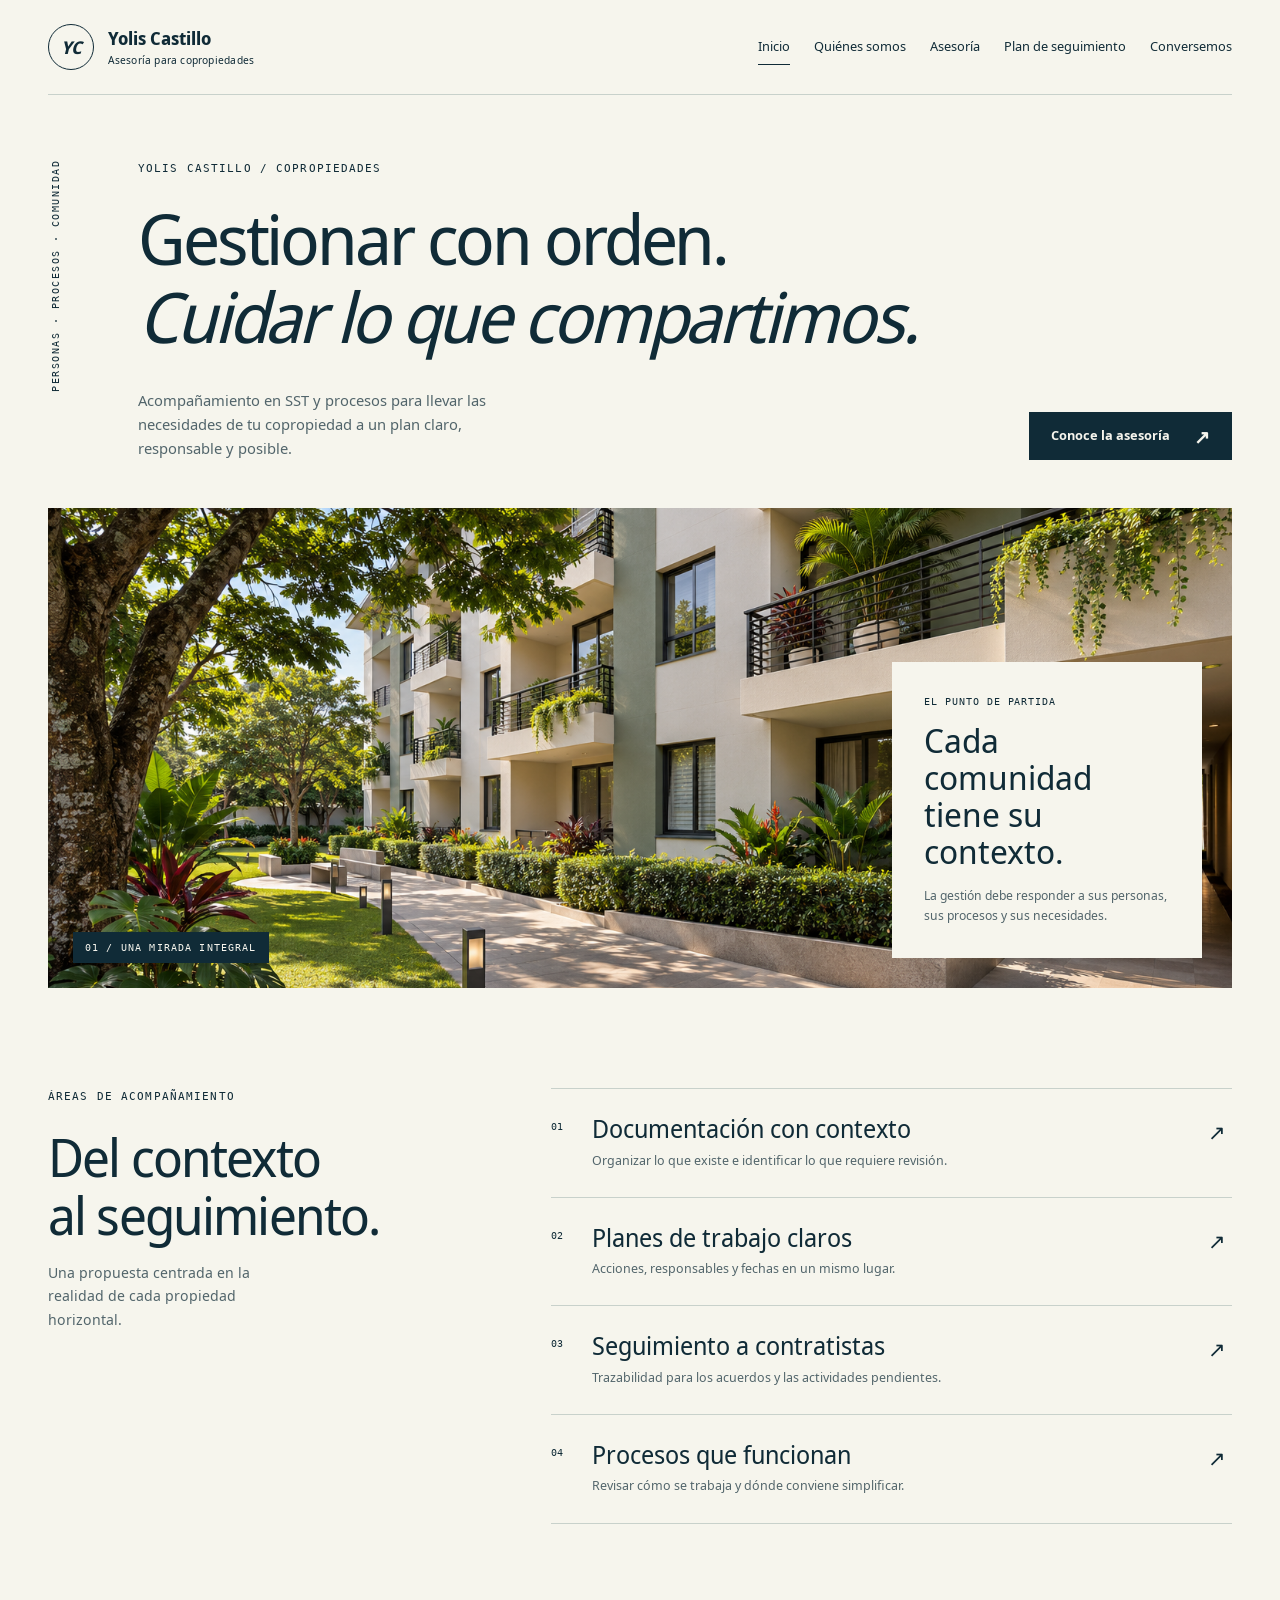
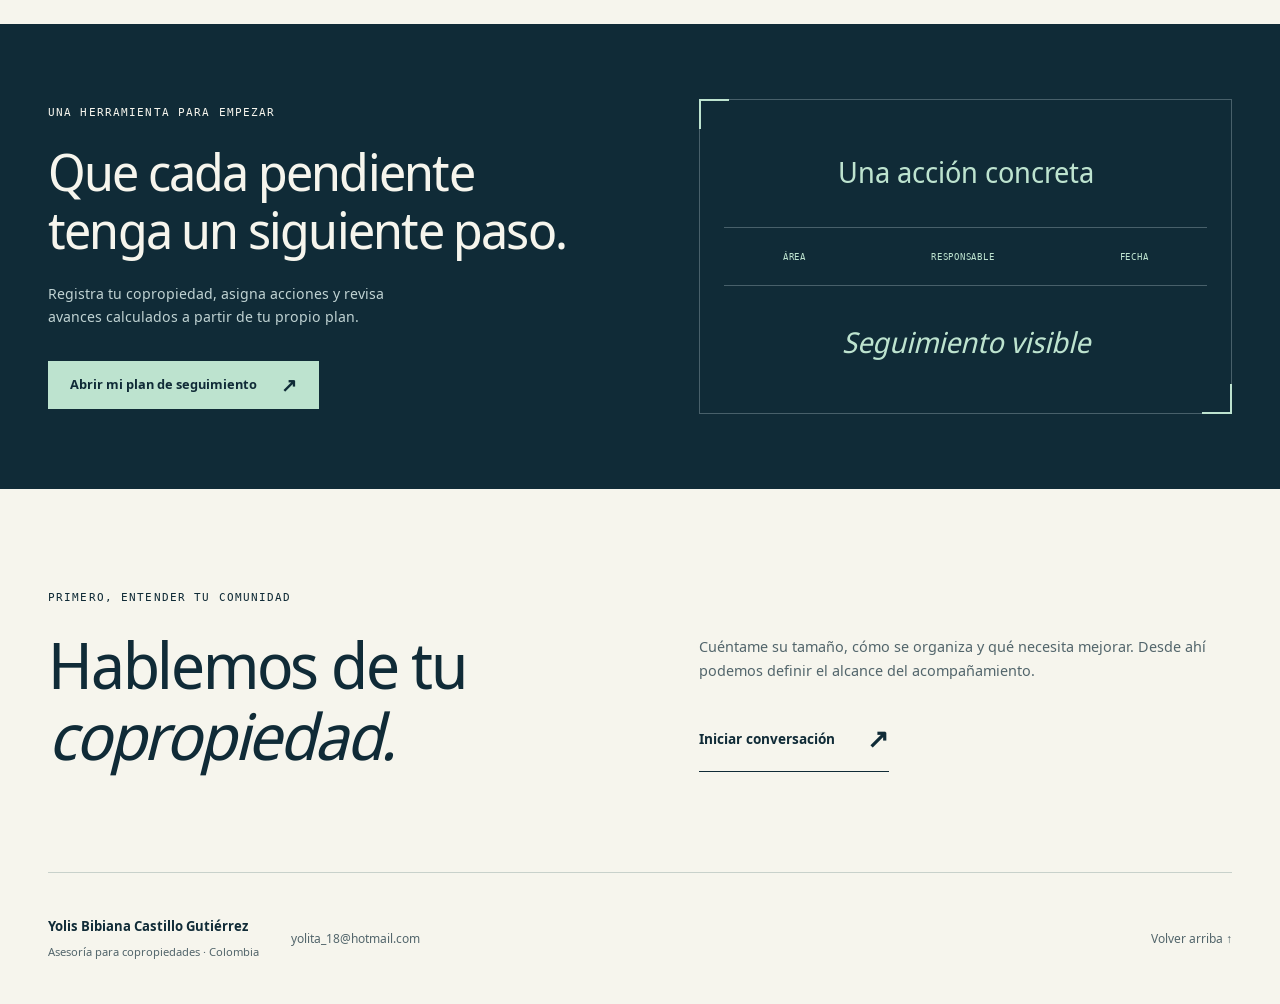
<file: index.html>
<!doctype html>
<html lang="es"><head><meta charset="utf-8"><meta name="viewport" content="width=device-width, initial-scale=1"><meta name="color-scheme" content="light"><meta name="description" content="Asesoría en SST, organización documental y reingeniería de procesos para copropiedades, con Yolis Castillo."><meta name="theme-color" content="#102b37"><title>Gestión que cuida tu copropiedad · Yolis Castillo</title><link rel="icon" href="favicon.svg" type="image/svg+xml"><link rel="stylesheet" href="assets/fonts.css"><link rel="stylesheet" href="assets/styles.css"><script src="configuracion.js" defer></script><script src="assets/app.js" defer></script></head><body data-site="yolis" data-email="yolita_18@hotmail.com" class="site-yolis"><a class="skip-link" href="#contenido">Saltar al contenido</a><header class="site-header"><a class="brand" href="index.html" aria-label="Yolis Castillo, inicio"><span class="brand-symbol" aria-hidden="true">YC</span><span>Yolis Castillo<small>Asesoría para copropiedades</small></span></a><button class="menu-toggle" type="button" aria-expanded="false" aria-controls="navegacion">Menú <span aria-hidden="true">＋</span></button><nav id="navegacion" class="primary-nav" aria-label="Navegación principal" data-open="false"><a href="index.html" aria-current="page"><span class="nav-index" aria-hidden="true">01</span>Inicio</a><a href="quienes-somos.html"><span class="nav-index" aria-hidden="true">02</span>Quiénes somos</a><a href="servicios.html"><span class="nav-index" aria-hidden="true">03</span>Asesoría</a><a href="herramientas.html"><span class="nav-index" aria-hidden="true">04</span>Plan de seguimiento</a><a href="contacto.html"><span class="nav-index" aria-hidden="true">05</span>Conversemos</a></nav><span class="nav-foot">Colombia<span aria-hidden="true"> ↗</span></span></header><main id="contenido" tabindex="-1">
<section class="yc-intro wrap"><div class="yc-axis" aria-hidden="true">PERSONAS · PROCESOS · COMUNIDAD</div><div><p class="eyebrow">Yolis Castillo / Copropiedades</p><h1>Gestionar con orden.<br><em>Cuidar lo que compartimos.</em></h1><div class="yc-intro-bottom"><p>Acompañamiento en SST y procesos para llevar las necesidades de tu copropiedad a un plan claro, responsable y posible.</p><a class="button" href="servicios.html">Conoce la asesoría<span aria-hidden="true">↗</span></a></div></div></section>
<figure class="yc-hero-image wrap"><img src="assets/editorial.png" alt="Arquitectura residencial y espacios compartidos, imagen editorial de la propuesta de asesoría" width="1536" height="1024" fetchpriority="high"><figcaption><span class="eyebrow">El punto de partida</span><strong>Cada comunidad<br>tiene su contexto.</strong><p>La gestión debe responder a sus personas, sus procesos y sus necesidades.</p></figcaption><span class="image-index" aria-hidden="true">01 / UNA MIRADA INTEGRAL</span></figure>
<section class="section wrap yc-services"><div class="section-heading"><p class="eyebrow">Áreas de acompañamiento</p><h2>Del contexto<br>al seguimiento.</h2><p>Una propuesta centrada en la realidad de cada propiedad horizontal.</p></div><div class="service-lines"><a href="servicios.html#documentacion"><span>01</span><h3>Documentación con contexto</h3><p>Organizar lo que existe e identificar lo que requiere revisión.</p><b aria-hidden="true">↗</b></a><a href="servicios.html#planes"><span>02</span><h3>Planes de trabajo claros</h3><p>Acciones, responsables y fechas en un mismo lugar.</p><b aria-hidden="true">↗</b></a><a href="servicios.html#contratistas"><span>03</span><h3>Seguimiento a contratistas</h3><p>Trazabilidad para los acuerdos y las actividades pendientes.</p><b aria-hidden="true">↗</b></a><a href="servicios.html#procesos"><span>04</span><h3>Procesos que funcionan</h3><p>Revisar cómo se trabaja y dónde conviene simplificar.</p><b aria-hidden="true">↗</b></a></div></section>
<section class="yc-plan-band"><div class="wrap yc-plan-inner"><div><p class="eyebrow">Una herramienta para empezar</p><h2>Que cada pendiente<br>tenga un siguiente paso.</h2><p>Registra tu copropiedad, asigna acciones y revisa avances calculados a partir de tu propio plan.</p><a class="button mint" href="herramientas.html">Abrir mi plan de seguimiento<span aria-hidden="true">↗</span></a></div><div class="yc-plan-diagram" aria-label="El plan relaciona área, responsable y fecha"><span class="diagram-top">Una acción concreta</span><div><span>ÁREA</span><span>RESPONSABLE</span><span>FECHA</span></div><span class="diagram-bottom">Seguimiento visible</span></div></div></section>
<section class="section wrap yc-closing"><p class="eyebrow">Primero, entender tu comunidad</p><h2>Hablemos de tu<br><em>copropiedad.</em></h2><div><p>Cuéntame su tamaño, cómo se organiza y qué necesita mejorar. Desde ahí podemos definir el alcance del acompañamiento.</p><a class="text-link" href="contacto.html">Iniciar conversación<span aria-hidden="true">↗</span></a></div></section></main><footer class="site-footer"><div><strong>Yolis Bibiana Castillo Gutiérrez</strong><p>Asesoría para copropiedades · Colombia</p></div><a href="mailto:yolita_18@hotmail.com">yolita_18@hotmail.com</a><a class="back-top" href="#contenido">Volver arriba ↑</a></footer></body></html>
</file>
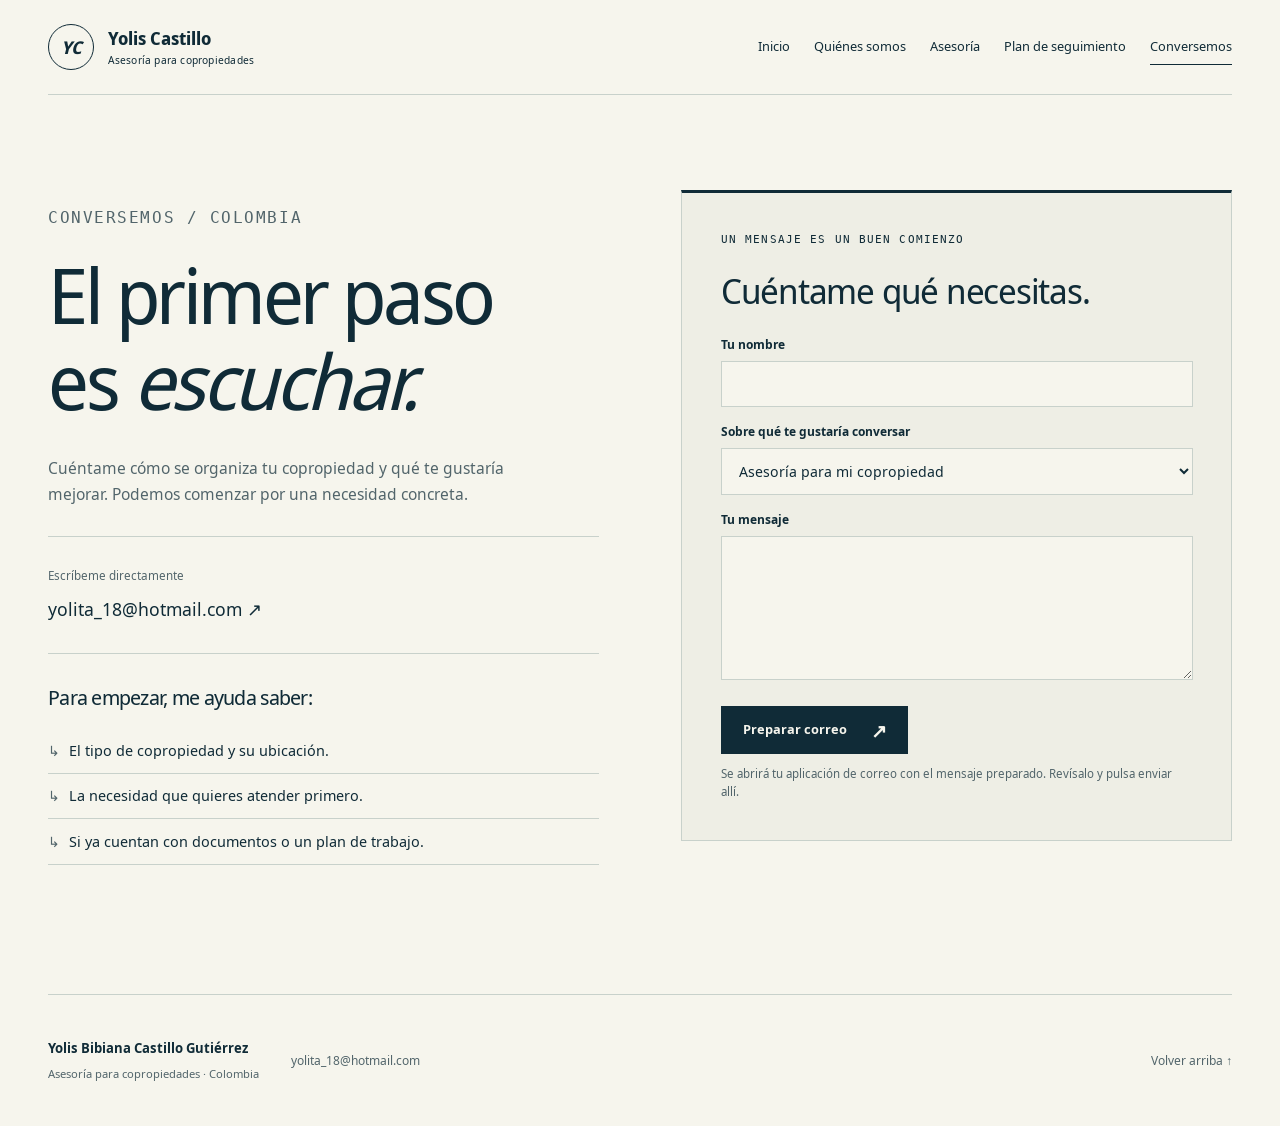
<file: contacto.html>
<!doctype html>
<html lang="es"><head><meta charset="utf-8"><meta name="viewport" content="width=device-width, initial-scale=1"><meta name="color-scheme" content="light"><meta name="description" content="Contacta con Yolis Castillo para conversar sobre las necesidades de gestión y SST de tu copropiedad."><meta name="theme-color" content="#102b37"><title>Conversemos · Yolis Castillo</title><link rel="icon" href="favicon.svg" type="image/svg+xml"><link rel="stylesheet" href="assets/fonts.css"><link rel="stylesheet" href="assets/styles.css"><script src="configuracion.js" defer></script><script src="assets/app.js" defer></script></head><body data-site="yolis" data-email="yolita_18@hotmail.com" class="site-yolis"><a class="skip-link" href="#contenido">Saltar al contenido</a><header class="site-header"><a class="brand" href="index.html" aria-label="Yolis Castillo, inicio"><span class="brand-symbol" aria-hidden="true">YC</span><span>Yolis Castillo<small>Asesoría para copropiedades</small></span></a><button class="menu-toggle" type="button" aria-expanded="false" aria-controls="navegacion">Menú <span aria-hidden="true">＋</span></button><nav id="navegacion" class="primary-nav" aria-label="Navegación principal" data-open="false"><a href="index.html"><span class="nav-index" aria-hidden="true">01</span>Inicio</a><a href="quienes-somos.html"><span class="nav-index" aria-hidden="true">02</span>Quiénes somos</a><a href="servicios.html"><span class="nav-index" aria-hidden="true">03</span>Asesoría</a><a href="herramientas.html"><span class="nav-index" aria-hidden="true">04</span>Plan de seguimiento</a><a href="contacto.html" aria-current="page"><span class="nav-index" aria-hidden="true">05</span>Conversemos</a></nav><span class="nav-foot">Colombia<span aria-hidden="true"> ↗</span></span></header><main id="contenido" tabindex="-1">
<section class="wrap contact-layout yc-contact"><div class="contact-story"><p class="eyebrow">Conversemos / Colombia</p><h1>El primer paso<br>es <em>escuchar.</em></h1><p>Cuéntame cómo se organiza tu copropiedad y qué te gustaría mejorar. Podemos comenzar por una necesidad concreta.</p><div class="contact-detail"><span>Escríbeme directamente</span><a href="mailto:yolita_18@hotmail.com">yolita_18@hotmail.com <span aria-hidden="true">↗</span></a></div><div class="contact-prompt"><h2>Para empezar, me ayuda saber:</h2><ul class="clean-list"><li>El tipo de copropiedad y su ubicación.</li><li>La necesidad que quieres atender primero.</li><li>Si ya cuentan con documentos o un plan de trabajo.</li></ul></div><div class="optional-links"><a class="button secondary" data-link="agenda" href="#" hidden>Ver agenda <span aria-hidden="true">↗</span></a><a class="button secondary" data-link="formulario" href="#" hidden>Abrir formulario <span aria-hidden="true">↗</span></a></div></div><form id="contact-form" class="contact-form" data-contact="yolis"><p class="eyebrow">Un mensaje es un buen comienzo</p><h2>Cuéntame qué necesitas.</h2><div class="field"><label for="contact-name">Tu nombre</label><input id="contact-name" name="name" type="text" required maxlength="90" autocomplete="name"></div><div class="field"><label for="contact-subject">Sobre qué te gustaría conversar</label><select id="contact-subject" name="subject"><option value="Asesoría para mi copropiedad">Asesoría para mi copropiedad</option><option value="Documentación y SST">Documentación y SST</option><option value="Plan de trabajo y seguimiento">Plan de trabajo y seguimiento</option><option value="Contratistas y procesos">Contratistas y procesos</option><option value="Otra consulta">Otra consulta</option></select></div><div class="field"><label for="contact-message">Tu mensaje</label><textarea id="contact-message" name="message" required rows="6" maxlength="3000"></textarea></div><button class="button" type="submit">Preparar correo <span aria-hidden="true">↗</span></button><p class="form-help">Se abrirá tu aplicación de correo con el mensaje preparado. Revísalo y pulsa enviar allí.</p><p id="contact-status" class="status" role="status" aria-live="polite"></p></form></section></main><footer class="site-footer"><div><strong>Yolis Bibiana Castillo Gutiérrez</strong><p>Asesoría para copropiedades · Colombia</p></div><a href="mailto:yolita_18@hotmail.com">yolita_18@hotmail.com</a><a class="back-top" href="#contenido">Volver arriba ↑</a></footer></body></html>
</file>
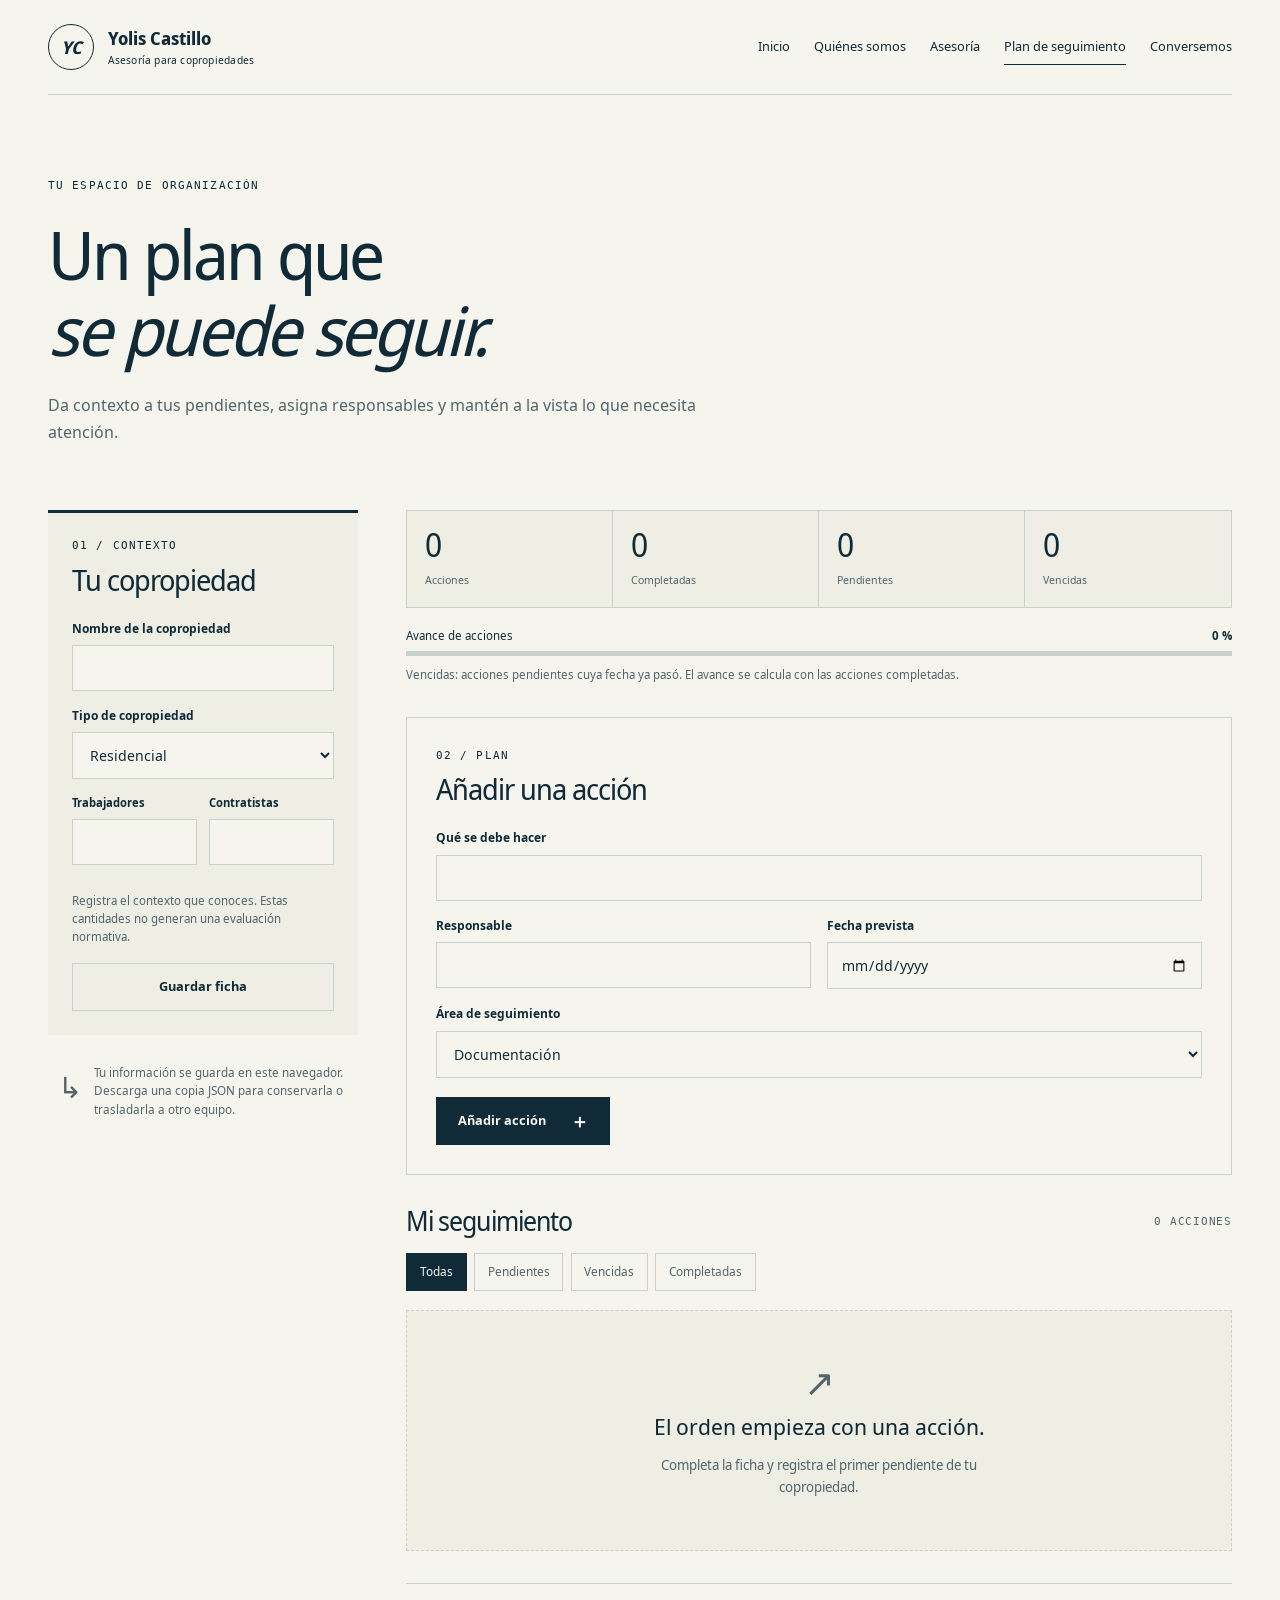
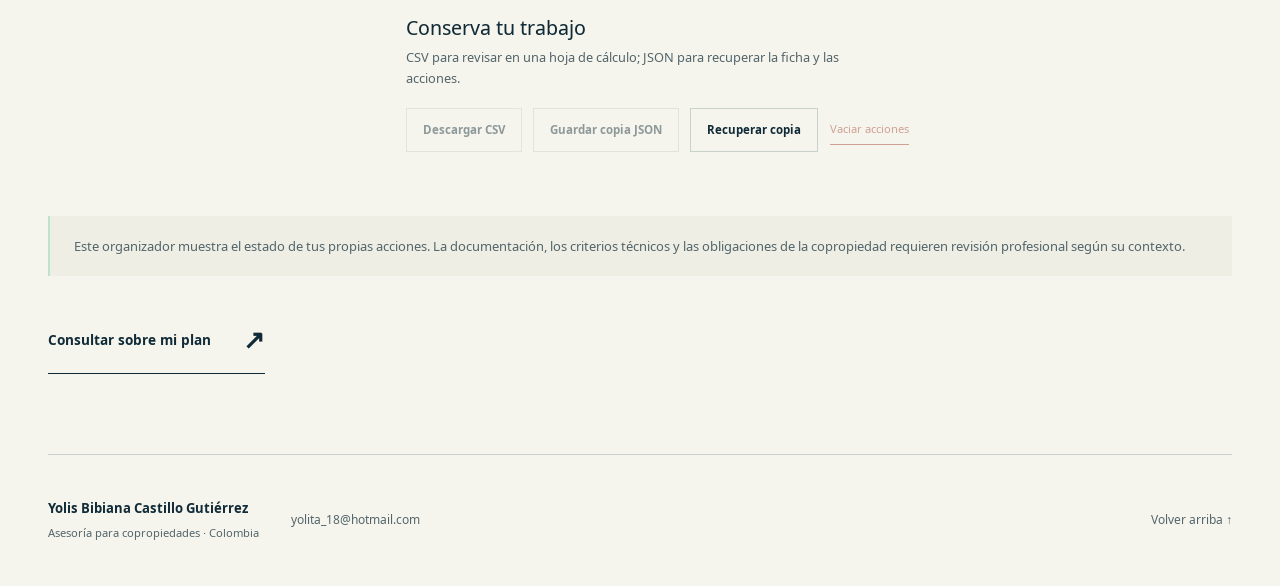
<file: herramientas.html>
<!doctype html>
<html lang="es"><head><meta charset="utf-8"><meta name="viewport" content="width=device-width, initial-scale=1"><meta name="color-scheme" content="light"><meta name="description" content="Organiza la ficha de tu copropiedad, registra responsables y fechas, y consulta el avance real de tus acciones."><meta name="theme-color" content="#102b37"><title>Plan de seguimiento · Yolis Castillo</title><link rel="icon" href="favicon.svg" type="image/svg+xml"><link rel="stylesheet" href="assets/fonts.css"><link rel="stylesheet" href="assets/styles.css"><script src="configuracion.js" defer></script><script src="assets/app.js" defer></script></head><body data-site="yolis" data-email="yolita_18@hotmail.com" class="site-yolis"><a class="skip-link" href="#contenido">Saltar al contenido</a><header class="site-header"><a class="brand" href="index.html" aria-label="Yolis Castillo, inicio"><span class="brand-symbol" aria-hidden="true">YC</span><span>Yolis Castillo<small>Asesoría para copropiedades</small></span></a><button class="menu-toggle" type="button" aria-expanded="false" aria-controls="navegacion">Menú <span aria-hidden="true">＋</span></button><nav id="navegacion" class="primary-nav" aria-label="Navegación principal" data-open="false"><a href="index.html"><span class="nav-index" aria-hidden="true">01</span>Inicio</a><a href="quienes-somos.html"><span class="nav-index" aria-hidden="true">02</span>Quiénes somos</a><a href="servicios.html"><span class="nav-index" aria-hidden="true">03</span>Asesoría</a><a href="herramientas.html" aria-current="page"><span class="nav-index" aria-hidden="true">04</span>Plan de seguimiento</a><a href="contacto.html"><span class="nav-index" aria-hidden="true">05</span>Conversemos</a></nav><span class="nav-foot">Colombia<span aria-hidden="true"> ↗</span></span></header><main id="contenido" tabindex="-1">
<section class="page-heading wrap yc-tool-heading"><p class="eyebrow">Tu espacio de organización</p><h1>Un plan que<br><em>se puede seguir.</em></h1><p>Da contexto a tus pendientes, asigna responsables y mantén a la vista lo que necesita atención.</p></section>
<section class="wrap tool-workspace yc-workspace" aria-label="Organizador de copropiedad"><aside><form id="profile-form" class="profile-form"><p class="eyebrow">01 / Contexto</p><h2>Tu copropiedad</h2><div class="field"><label for="property-name">Nombre de la copropiedad</label><input id="property-name" name="name" type="text" required maxlength="120"></div><div class="field"><label for="property-type">Tipo de copropiedad</label><select id="property-type" name="type"><option value="Residencial">Residencial</option><option value="Comercial">Comercial</option><option value="Mixta">Mixta</option><option value="Otra">Otra</option></select></div><div class="form-grid"><div class="field"><label for="property-workers">Trabajadores</label><input id="property-workers" name="workers" type="number" required min="0" max="100000" step="1" inputmode="numeric"></div><div class="field"><label for="property-contractors">Contratistas</label><input id="property-contractors" name="contractors" type="number" required min="0" max="100000" step="1" inputmode="numeric"></div></div><p class="form-help">Registra el contexto que conoces. Estas cantidades no generan una evaluación normativa.</p><button class="button secondary" type="submit">Guardar ficha</button><p id="profile-status" class="status" role="status" aria-live="polite"></p></form><div class="local-note"><span aria-hidden="true">↳</span><p>Tu información se guarda en este navegador. Descarga una copia JSON para conservarla o trasladarla a otro equipo.</p></div></aside><div class="workspace-main"><section class="stats-grid" aria-label="Indicadores del plan"><div><span id="total-count">0</span><p>Acciones</p></div><div><span id="done-count">0</span><p>Completadas</p></div><div><span id="pending-count">0</span><p>Pendientes</p></div><div><span id="overdue-count">0</span><p>Vencidas</p></div></section><div class="progress-meta"><span>Avance de acciones</span><strong id="progress-label">0 %</strong></div><div class="progress-track"><span id="progress-bar"></span></div><p class="form-help">Vencidas: acciones pendientes cuya fecha ya pasó. El avance se calcula con las acciones completadas.</p><form id="task-form" class="editor-form"><div class="editor-heading"><p class="eyebrow">02 / Plan</p><h2 id="editor-title">Añadir una acción</h2></div><div class="field"><label for="task">Qué se debe hacer</label><input id="task" name="task" type="text" required maxlength="220"></div><div class="form-grid"><div class="field"><label for="owner">Responsable</label><input id="owner" name="owner" type="text" required maxlength="100"></div><div class="field"><label for="due">Fecha prevista</label><input id="due" name="due" type="date" required min="1900-01-01" max="2200-12-31"></div></div><div class="field"><label for="area">Área de seguimiento</label><select id="area" name="area"><option value="Documentación">Documentación</option><option value="Plan de trabajo">Plan de trabajo</option><option value="Contratistas">Contratistas</option><option value="Procesos">Procesos</option><option value="Seguimiento">Seguimiento</option><option value="Otra">Otra</option></select></div><div class="form-actions"><button id="save-task" class="button" type="submit">Añadir acción <span aria-hidden="true">＋</span></button><button id="cancel-edit" class="button secondary" type="button" hidden>Cancelar edición</button></div></form><section class="records-section" aria-labelledby="plan-title"><div class="records-header"><h2 id="plan-title">Mi seguimiento</h2><span id="visible-count" class="small-mono">0 acciones</span></div><div class="filters" aria-label="Filtrar acciones"><button type="button" data-filter="all" aria-pressed="true">Todas</button><button type="button" data-filter="pending" aria-pressed="false">Pendientes</button><button type="button" data-filter="overdue" aria-pressed="false">Vencidas</button><button type="button" data-filter="done" aria-pressed="false">Completadas</button></div><div id="task-list" class="task-list"></div><div id="empty-state" class="empty-state"><span aria-hidden="true">↗</span><h3>El orden empieza con una acción.</h3><p>Completa la ficha y registra el primer pendiente de tu copropiedad.</p></div></section><p id="tool-status" class="status" role="status" aria-live="polite"></p><div class="export-panel"><div><h3>Conserva tu trabajo</h3><p>CSV para revisar en una hoja de cálculo; JSON para recuperar la ficha y las acciones.</p></div><div class="export-actions"><button class="button secondary" id="export-csv" type="button" disabled>Descargar CSV</button><button class="button secondary" id="export-json" type="button" disabled>Guardar copia JSON</button><label class="button secondary file-label" for="import-json">Recuperar copia<input id="import-json" type="file" accept=".json,application/json"></label><button class="quiet-button danger" id="clear-tasks" type="button" disabled>Vaciar acciones</button></div></div></div></section><div class="wrap section-tail"><p class="note">Este organizador muestra el estado de tus propias acciones. La documentación, los criterios técnicos y las obligaciones de la copropiedad requieren revisión profesional según su contexto.</p><a class="text-link" href="contacto.html">Consultar sobre mi plan<span aria-hidden="true">↗</span></a></div></main><footer class="site-footer"><div><strong>Yolis Bibiana Castillo Gutiérrez</strong><p>Asesoría para copropiedades · Colombia</p></div><a href="mailto:yolita_18@hotmail.com">yolita_18@hotmail.com</a><a class="back-top" href="#contenido">Volver arriba ↑</a></footer></body></html>
</file>
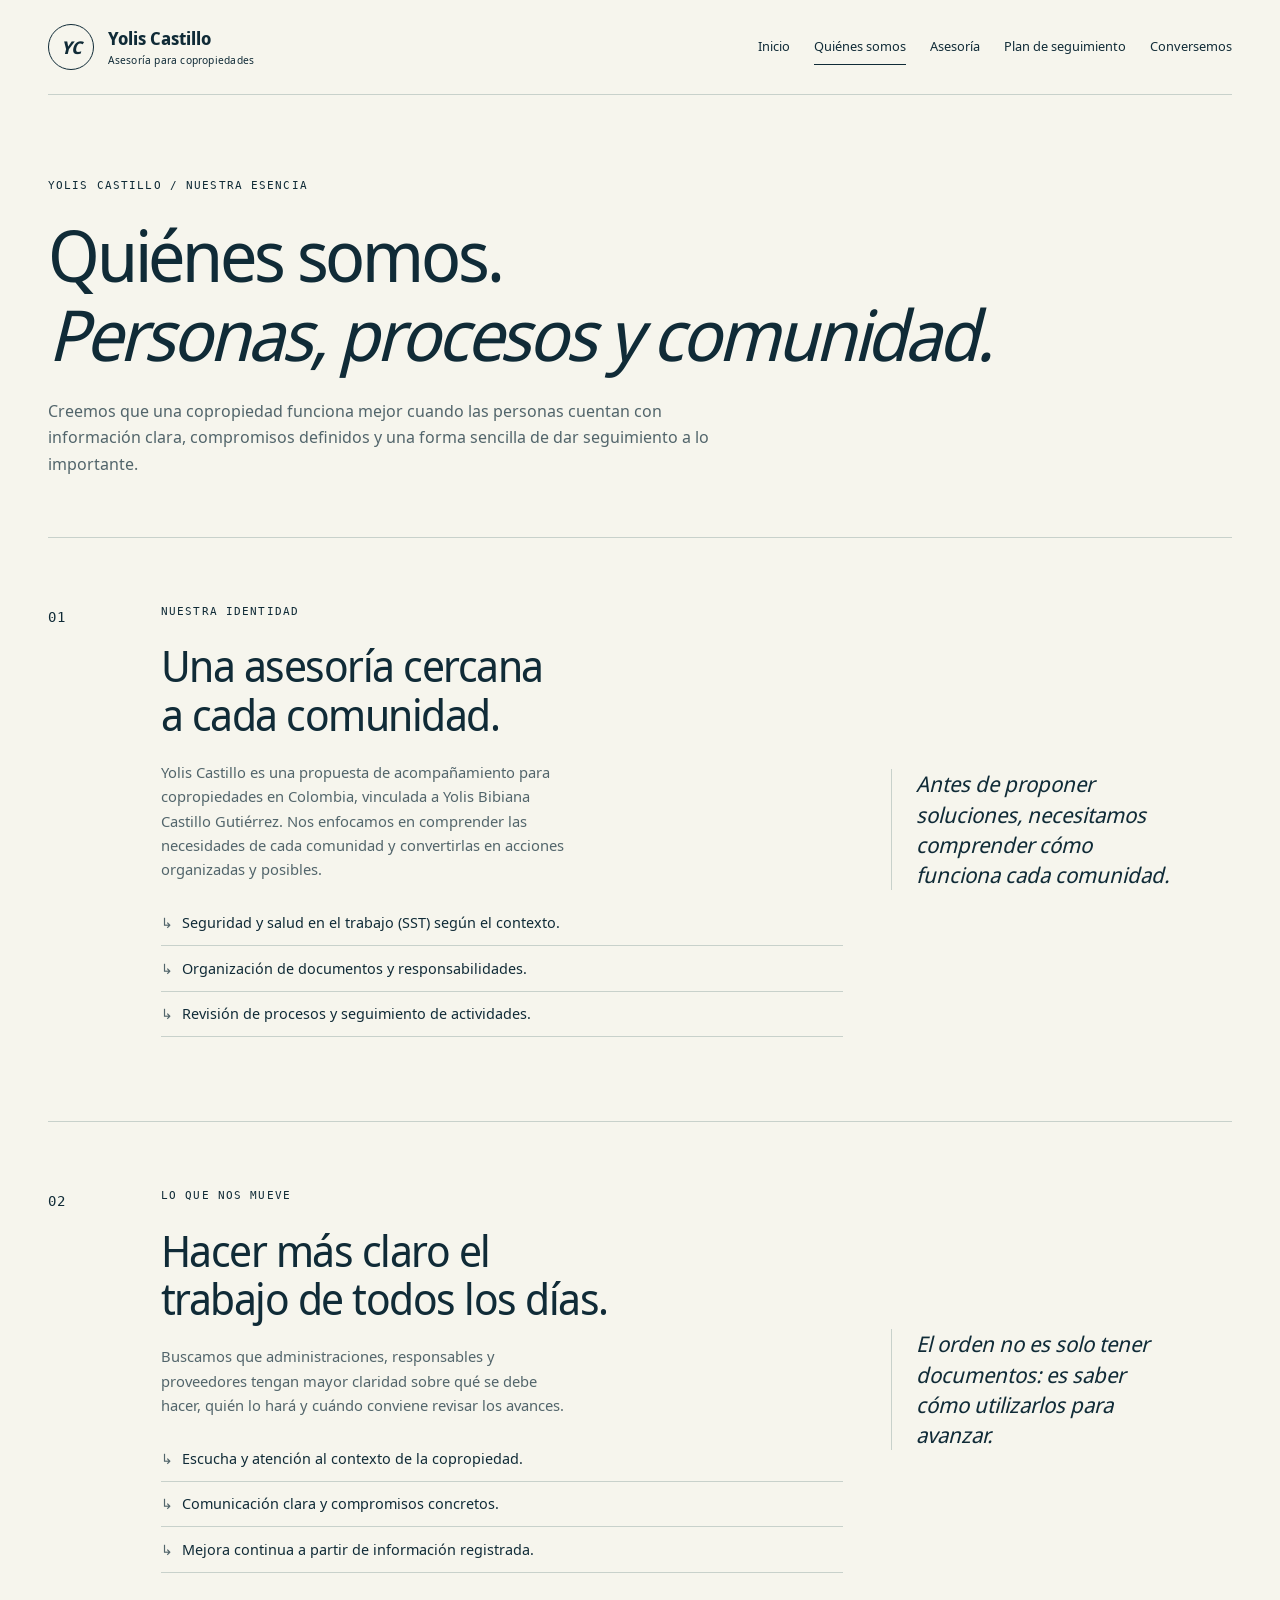
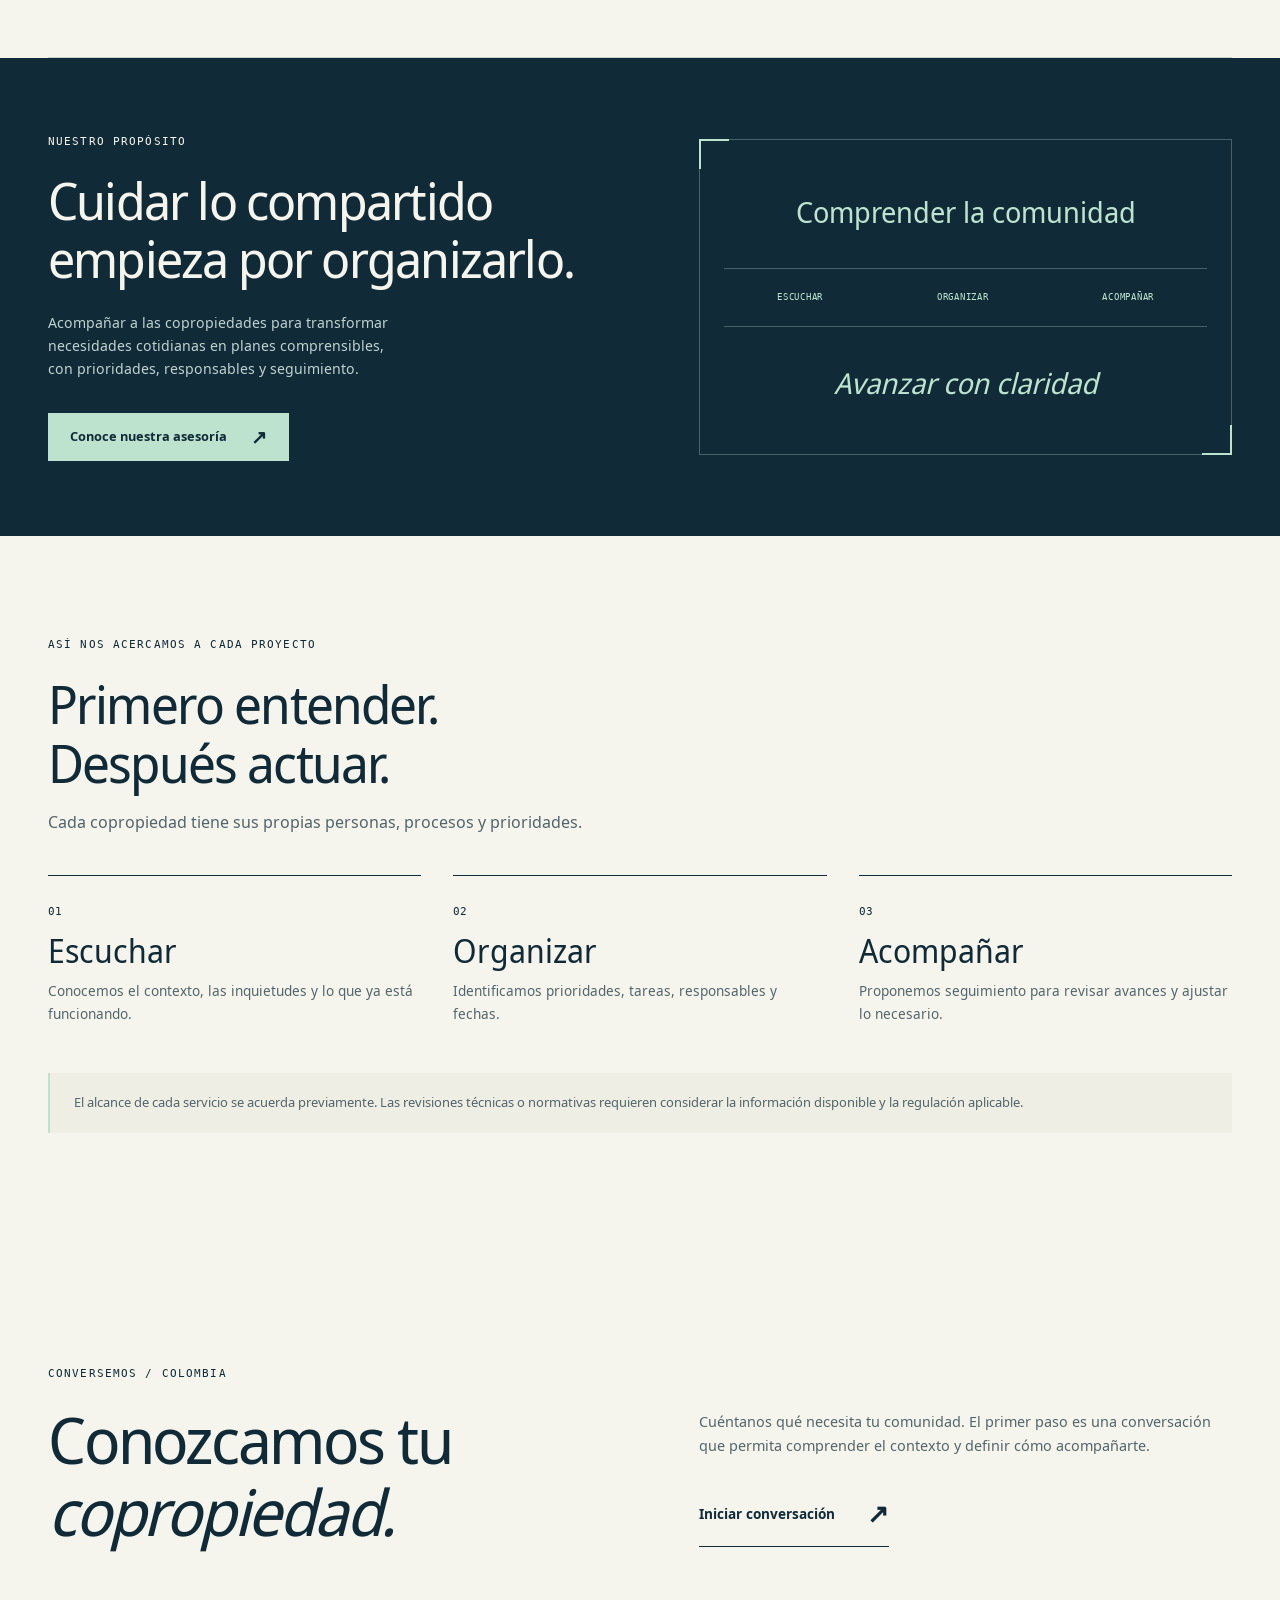
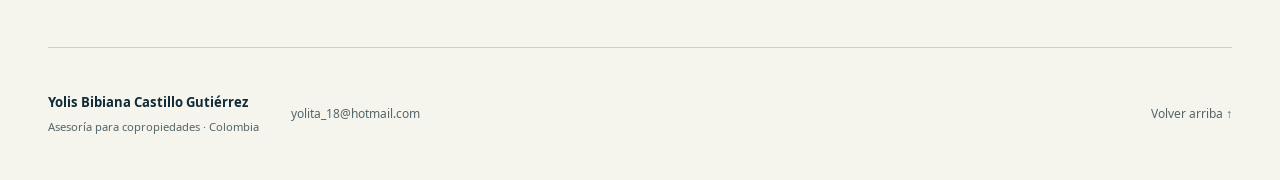
<file: quienes-somos.html>
<!doctype html>
<html lang="es">
<head>
  <meta charset="utf-8">
  <meta name="viewport" content="width=device-width, initial-scale=1">
  <meta name="color-scheme" content="light">
  <meta name="description" content="Conoce a Yolis Castillo, su enfoque de asesoría para copropiedades y su compromiso con la organización, la SST y el seguimiento de procesos.">
  <meta name="theme-color" content="#102b37">
  <title>Quiénes somos · Yolis Castillo</title>
  <link rel="icon" href="favicon.svg" type="image/svg+xml">
  <link rel="stylesheet" href="assets/fonts.css">
  <link rel="stylesheet" href="assets/styles.css">
  <script src="configuracion.js" defer></script>
  <script src="assets/app.js" defer></script>
</head>
<body data-site="yolis" data-email="yolita_18@hotmail.com" class="site-yolis">
  <a class="skip-link" href="#contenido">Saltar al contenido</a>
  <header class="site-header"><a class="brand" href="index.html" aria-label="Yolis Castillo, inicio"><span class="brand-symbol" aria-hidden="true">YC</span><span>Yolis Castillo<small>Asesoría para copropiedades</small></span></a><button class="menu-toggle" type="button" aria-expanded="false" aria-controls="navegacion">Menú <span aria-hidden="true">＋</span></button><nav id="navegacion" class="primary-nav" aria-label="Navegación principal" data-open="false"><a href="index.html"><span class="nav-index" aria-hidden="true">01</span>Inicio</a><a href="quienes-somos.html" aria-current="page"><span class="nav-index" aria-hidden="true">02</span>Quiénes somos</a><a href="servicios.html"><span class="nav-index" aria-hidden="true">03</span>Asesoría</a><a href="herramientas.html"><span class="nav-index" aria-hidden="true">04</span>Plan de seguimiento</a><a href="contacto.html"><span class="nav-index" aria-hidden="true">05</span>Conversemos</a></nav><span class="nav-foot">Colombia<span aria-hidden="true"> ↗</span></span></header>
  <main id="contenido" tabindex="-1">
    <section class="page-heading wrap yc-page-head">
      <p class="eyebrow">Yolis Castillo / Nuestra esencia</p>
      <h1>Quiénes somos.<br><em>Personas, procesos y comunidad.</em></h1>
      <p>Creemos que una copropiedad funciona mejor cuando las personas cuentan con información clara, compromisos definidos y una forma sencilla de dar seguimiento a lo importante.</p>
    </section>
    <section class="wrap yc-service-detail" aria-label="Nuestra identidad y forma de trabajar">
      <article>
        <span class="chapter">01</span>
        <div>
          <p class="eyebrow">Nuestra identidad</p>
          <h2>Una asesoría cercana a cada comunidad.</h2>
          <p>Yolis Castillo es una propuesta de acompañamiento para copropiedades en Colombia, vinculada a Yolis Bibiana Castillo Gutiérrez. Nos enfocamos en comprender las necesidades de cada comunidad y convertirlas en acciones organizadas y posibles.</p>
          <ul class="clean-list">
            <li>Seguridad y salud en el trabajo (SST) según el contexto.</li>
            <li>Organización de documentos y responsabilidades.</li>
            <li>Revisión de procesos y seguimiento de actividades.</li>
          </ul>
        </div>
        <aside>Antes de proponer soluciones, necesitamos comprender cómo funciona cada comunidad.</aside>
      </article>
      <article>
        <span class="chapter">02</span>
        <div>
          <p class="eyebrow">Lo que nos mueve</p>
          <h2>Hacer más claro el trabajo de todos los días.</h2>
          <p>Buscamos que administraciones, responsables y proveedores tengan mayor claridad sobre qué se debe hacer, quién lo hará y cuándo conviene revisar los avances.</p>
          <ul class="clean-list">
            <li>Escucha y atención al contexto de la copropiedad.</li>
            <li>Comunicación clara y compromisos concretos.</li>
            <li>Mejora continua a partir de información registrada.</li>
          </ul>
        </div>
        <aside>El orden no es solo tener documentos: es saber cómo utilizarlos para avanzar.</aside>
      </article>
    </section>
    <section class="yc-plan-band" aria-labelledby="proposito-title">
      <div class="wrap yc-plan-inner">
        <div>
          <p class="eyebrow">Nuestro propósito</p>
          <h2 id="proposito-title">Cuidar lo compartido<br>empieza por organizarlo.</h2>
          <p>Acompañar a las copropiedades para transformar necesidades cotidianas en planes comprensibles, con prioridades, responsables y seguimiento.</p>
          <a class="button mint" href="servicios.html">Conoce nuestra asesoría <span aria-hidden="true">↗</span></a>
        </div>
        <div class="yc-plan-diagram" aria-label="Nuestro enfoque integra escuchar, organizar y acompañar">
          <span class="diagram-top">Comprender la comunidad</span>
          <div><span>ESCUCHAR</span><span>ORGANIZAR</span><span>ACOMPAÑAR</span></div>
          <span class="diagram-bottom">Avanzar con claridad</span>
        </div>
      </div>
    </section>
    <section class="section wrap">
      <div class="section-heading">
        <p class="eyebrow">Así nos acercamos a cada proyecto</p>
        <h2>Primero entender.<br>Después actuar.</h2>
        <p>Cada copropiedad tiene sus propias personas, procesos y prioridades.</p>
      </div>
      <ol class="yc-steps">
        <li><span>01</span><h3>Escuchar</h3><p>Conocemos el contexto, las inquietudes y lo que ya está funcionando.</p></li>
        <li><span>02</span><h3>Organizar</h3><p>Identificamos prioridades, tareas, responsables y fechas.</p></li>
        <li><span>03</span><h3>Acompañar</h3><p>Proponemos seguimiento para revisar avances y ajustar lo necesario.</p></li>
      </ol>
      <p class="note">El alcance de cada servicio se acuerda previamente. Las revisiones técnicas o normativas requieren considerar la información disponible y la regulación aplicable.</p>
    </section>
    <section class="section wrap yc-closing">
      <p class="eyebrow">Conversemos / Colombia</p>
      <h2>Conozcamos tu<br><em>copropiedad.</em></h2>
      <div>
        <p>Cuéntanos qué necesita tu comunidad. El primer paso es una conversación que permita comprender el contexto y definir cómo acompañarte.</p>
        <a class="text-link" href="contacto.html">Iniciar conversación <span aria-hidden="true">↗</span></a>
      </div>
    </section>
  </main>
  <footer class="site-footer"><div><strong>Yolis Bibiana Castillo Gutiérrez</strong><p>Asesoría para copropiedades · Colombia</p></div><a href="mailto:yolita_18@hotmail.com">yolita_18@hotmail.com</a><a class="back-top" href="#contenido">Volver arriba ↑</a></footer>
</body>
</html>
</file>
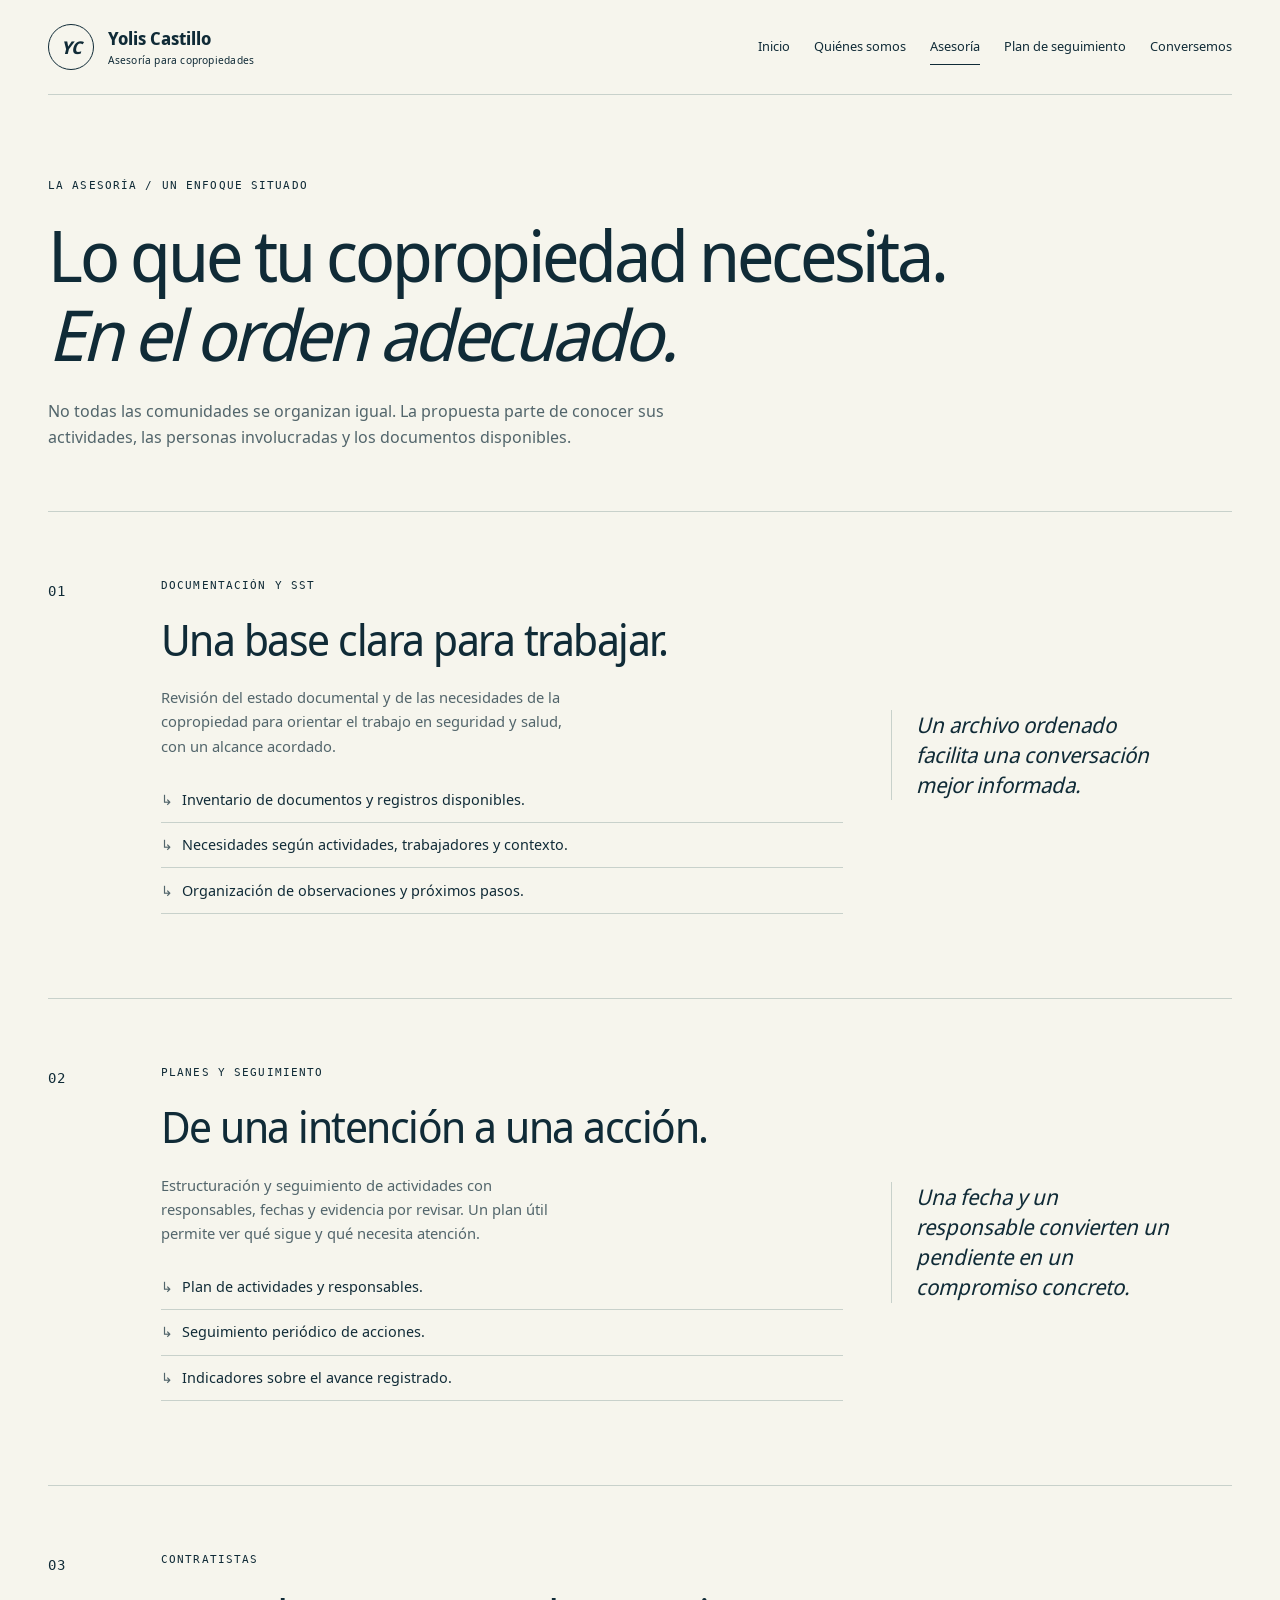
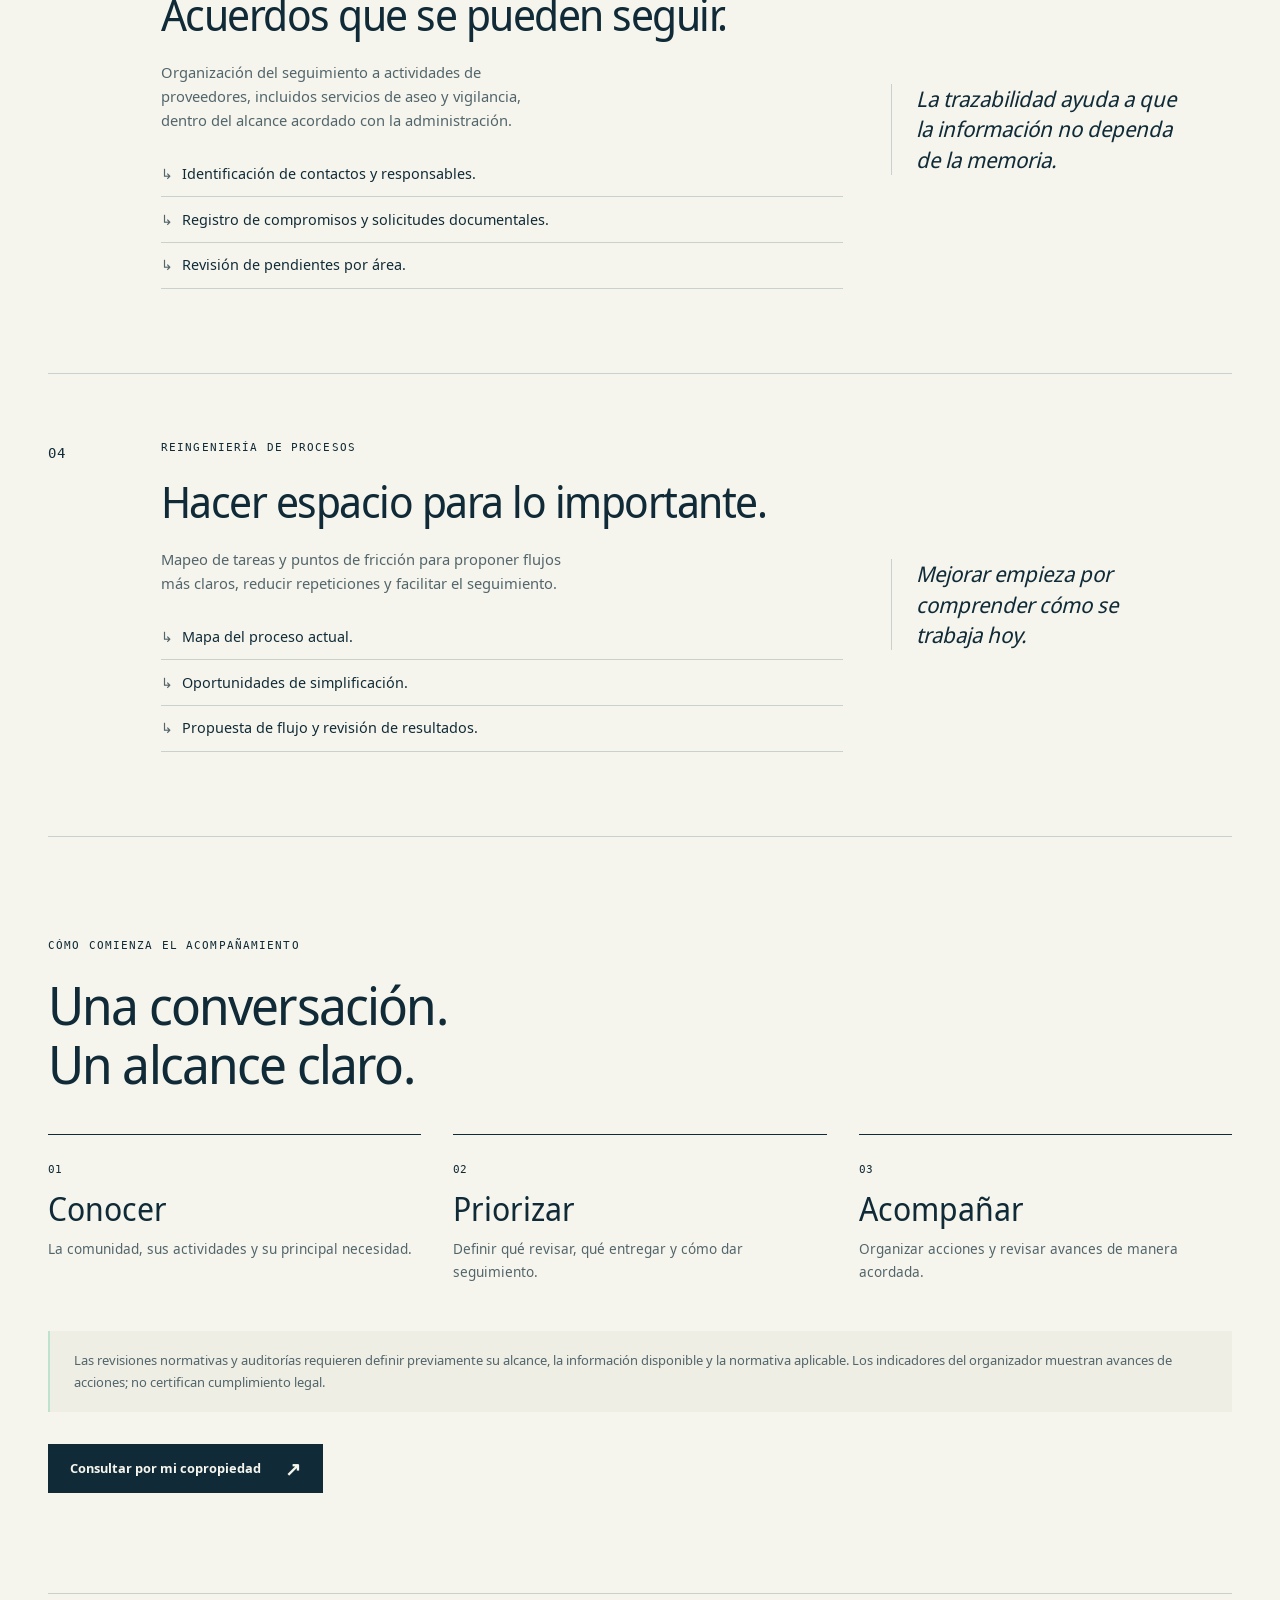
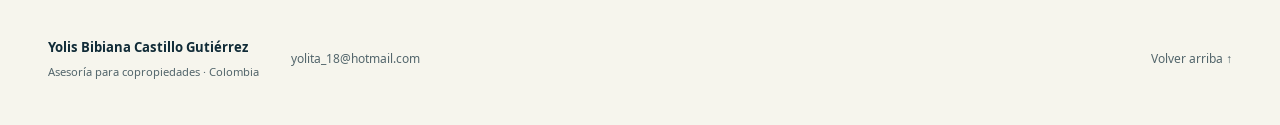
<file: servicios.html>
<!doctype html>
<html lang="es"><head><meta charset="utf-8"><meta name="viewport" content="width=device-width, initial-scale=1"><meta name="color-scheme" content="light"><meta name="description" content="Conoce el enfoque de Yolis Castillo en SST, documentación, planes, contratistas y reingeniería de procesos."><meta name="theme-color" content="#102b37"><title>Asesoría para copropiedades · Yolis Castillo</title><link rel="icon" href="favicon.svg" type="image/svg+xml"><link rel="stylesheet" href="assets/fonts.css"><link rel="stylesheet" href="assets/styles.css"><script src="configuracion.js" defer></script><script src="assets/app.js" defer></script></head><body data-site="yolis" data-email="yolita_18@hotmail.com" class="site-yolis"><a class="skip-link" href="#contenido">Saltar al contenido</a><header class="site-header"><a class="brand" href="index.html" aria-label="Yolis Castillo, inicio"><span class="brand-symbol" aria-hidden="true">YC</span><span>Yolis Castillo<small>Asesoría para copropiedades</small></span></a><button class="menu-toggle" type="button" aria-expanded="false" aria-controls="navegacion">Menú <span aria-hidden="true">＋</span></button><nav id="navegacion" class="primary-nav" aria-label="Navegación principal" data-open="false"><a href="index.html"><span class="nav-index" aria-hidden="true">01</span>Inicio</a><a href="quienes-somos.html"><span class="nav-index" aria-hidden="true">02</span>Quiénes somos</a><a href="servicios.html" aria-current="page"><span class="nav-index" aria-hidden="true">03</span>Asesoría</a><a href="herramientas.html"><span class="nav-index" aria-hidden="true">04</span>Plan de seguimiento</a><a href="contacto.html"><span class="nav-index" aria-hidden="true">05</span>Conversemos</a></nav><span class="nav-foot">Colombia<span aria-hidden="true"> ↗</span></span></header><main id="contenido" tabindex="-1">
<section class="page-heading wrap yc-page-head"><p class="eyebrow">La asesoría / Un enfoque situado</p><h1>Lo que tu copropiedad necesita.<br><em>En el orden adecuado.</em></h1><p>No todas las comunidades se organizan igual. La propuesta parte de conocer sus actividades, las personas involucradas y los documentos disponibles.</p></section>
<section class="wrap yc-service-detail" aria-label="Áreas de asesoría"><article id="documentacion"><span class="chapter">01</span><div><p class="eyebrow">Documentación y SST</p><h2>Una base clara para trabajar.</h2><p>Revisión del estado documental y de las necesidades de la copropiedad para orientar el trabajo en seguridad y salud, con un alcance acordado.</p><ul class="clean-list"><li>Inventario de documentos y registros disponibles.</li><li>Necesidades según actividades, trabajadores y contexto.</li><li>Organización de observaciones y próximos pasos.</li></ul></div><aside>Un archivo ordenado facilita una conversación mejor informada.</aside></article><article id="planes"><span class="chapter">02</span><div><p class="eyebrow">Planes y seguimiento</p><h2>De una intención a una acción.</h2><p>Estructuración y seguimiento de actividades con responsables, fechas y evidencia por revisar. Un plan útil permite ver qué sigue y qué necesita atención.</p><ul class="clean-list"><li>Plan de actividades y responsables.</li><li>Seguimiento periódico de acciones.</li><li>Indicadores sobre el avance registrado.</li></ul></div><aside>Una fecha y un responsable convierten un pendiente en un compromiso concreto.</aside></article><article id="contratistas"><span class="chapter">03</span><div><p class="eyebrow">Contratistas</p><h2>Acuerdos que se pueden seguir.</h2><p>Organización del seguimiento a actividades de proveedores, incluidos servicios de aseo y vigilancia, dentro del alcance acordado con la administración.</p><ul class="clean-list"><li>Identificación de contactos y responsables.</li><li>Registro de compromisos y solicitudes documentales.</li><li>Revisión de pendientes por área.</li></ul></div><aside>La trazabilidad ayuda a que la información no dependa de la memoria.</aside></article><article id="procesos"><span class="chapter">04</span><div><p class="eyebrow">Reingeniería de procesos</p><h2>Hacer espacio para lo importante.</h2><p>Mapeo de tareas y puntos de fricción para proponer flujos más claros, reducir repeticiones y facilitar el seguimiento.</p><ul class="clean-list"><li>Mapa del proceso actual.</li><li>Oportunidades de simplificación.</li><li>Propuesta de flujo y revisión de resultados.</li></ul></div><aside>Mejorar empieza por comprender cómo se trabaja hoy.</aside></article></section>
<section class="section wrap"><div class="section-heading"><p class="eyebrow">Cómo comienza el acompañamiento</p><h2>Una conversación.<br>Un alcance claro.</h2></div><ol class="yc-steps"><li><span>01</span><h3>Conocer</h3><p>La comunidad, sus actividades y su principal necesidad.</p></li><li><span>02</span><h3>Priorizar</h3><p>Definir qué revisar, qué entregar y cómo dar seguimiento.</p></li><li><span>03</span><h3>Acompañar</h3><p>Organizar acciones y revisar avances de manera acordada.</p></li></ol><p class="note">Las revisiones normativas y auditorías requieren definir previamente su alcance, la información disponible y la normativa aplicable. Los indicadores del organizador muestran avances de acciones; no certifican cumplimiento legal.</p><a class="button" href="contacto.html">Consultar por mi copropiedad<span aria-hidden="true">↗</span></a></section></main><footer class="site-footer"><div><strong>Yolis Bibiana Castillo Gutiérrez</strong><p>Asesoría para copropiedades · Colombia</p></div><a href="mailto:yolita_18@hotmail.com">yolita_18@hotmail.com</a><a class="back-top" href="#contenido">Volver arriba ↑</a></footer></body></html>
</file>
<file: assets/fonts.css>
@font-face{font-family:'Site Display';src:url('fonts/display-400.woff') format('woff');font-style:normal;font-weight:400;font-display:swap}
@font-face{font-family:'Site Display';src:url('fonts/display-700.woff') format('woff');font-style:normal;font-weight:700;font-display:swap}
@font-face{font-family:'Site Text';src:url('fonts/text-400.woff') format('woff');font-style:normal;font-weight:400;font-display:swap}
@font-face{font-family:'Site Text';src:url('fonts/text-700.woff') format('woff');font-style:normal;font-weight:700;font-display:swap}
@font-face{font-family:'Site Mono';src:url('fonts/mono-400.woff') format('woff');font-style:normal;font-weight:400;font-display:swap}
:root{--font-head:'Site Display',Georgia,serif;--font-body:'Site Text',Arial,sans-serif;--font-mono:'Site Mono',monospace}
</file>
<file: assets/styles.css>
*{box-sizing:border-box}html{scroll-behavior:smooth;scroll-padding-top:7rem}body{margin:0;font-family:var(--font-body,Arial,sans-serif);line-height:1.65;-webkit-font-smoothing:antialiased}button,input,select,textarea{font:inherit}button,a,input,select,textarea{-webkit-tap-highlight-color:transparent}button,a{touch-action:manipulation}button{cursor:pointer}button:disabled{cursor:not-allowed;opacity:.45}a{color:inherit;text-decoration:none}img{display:block;max-width:100%}h1,h2,h3,p,figure{margin:0}h1,h2,h3{font-family:var(--font-head,Georgia,serif);font-weight:500;line-height:1.12;text-wrap:balance}h1{letter-spacing:-.045em}h2{letter-spacing:-.035em}p{max-width:68ch}em{font-weight:inherit}ul,ol{padding-left:1.2rem}main{min-width:0}main:focus{outline:none}[hidden]{display:none!important}:focus-visible{outline:3px solid var(--focus,#0d7c81);outline-offset:5px}::selection{background:var(--accent);color:var(--ink)}.wrap{width:min(1280px,calc(100% - 96px));margin-inline:auto}.eyebrow,.small-mono,.folio,.chapter,.nav-index{font-family:var(--font-mono,monospace);font-size:.7rem;font-weight:500;letter-spacing:.1em;text-transform:uppercase}.eyebrow{margin-bottom:1.3rem}.small-mono{font-size:.68rem;letter-spacing:.07em}.site-header{display:flex;align-items:center;gap:2rem;position:relative;z-index:20}.brand{display:flex;align-items:center;gap:.85rem;line-height:1.25;flex-shrink:0}.brand>span:last-child{font-family:var(--font-head,Georgia,serif);font-size:1.1rem;font-weight:600}.brand small{display:block;font-family:var(--font-body,Arial,sans-serif);font-size:.64rem;font-weight:400;margin-top:.35rem;letter-spacing:.02em}.brand-symbol{display:grid;place-items:center;width:46px;height:46px;font-family:var(--font-head,Georgia,serif);font-size:1.1rem;font-weight:700;letter-spacing:-.04em}.primary-nav{display:flex;align-items:center;gap:1.5rem;margin-left:auto}.primary-nav a{font-size:.8rem;padding:.65rem 0;position:relative}.primary-nav a:after{content:'';position:absolute;bottom:.2rem;left:0;width:0;height:1px;background:currentColor;transition:width .2s}.primary-nav a:hover:after,.primary-nav a[aria-current=page]:after{width:100%}.nav-index,.nav-foot{display:none}.menu-toggle{display:none;color:inherit;background:transparent;border:1px solid currentColor;border-radius:0;padding:.5rem .8rem;align-items:center;gap:.65rem}.skip-link{position:fixed;top:10px;left:12px;padding:12px 18px;background:var(--ink);color:var(--paper);z-index:100;transform:translateY(-180%)}.skip-link:focus{transform:translateY(0)}.button{display:inline-flex;justify-content:center;align-items:center;gap:1.5rem;min-height:48px;padding:.85rem 1.3rem;border:1px solid var(--ink);background:var(--ink);color:var(--paper);font-size:.8rem;font-weight:600;line-height:1.4;border-radius:0;transition:background .2s,color .2s,transform .2s;text-align:center;max-width:100%}.button:hover{transform:translateY(-2px)}.button span[aria-hidden]{font-size:1.2rem;line-height:1}.button.secondary{background:transparent;color:var(--ink);border-color:var(--line)}.button.secondary:hover{border-color:var(--ink)}.text-link{display:inline-flex;align-items:center;gap:2rem;font-size:.85rem;font-weight:600;padding:.7rem 0;border-bottom:1px solid currentColor}.text-link>span{font-size:1.6rem;transition:transform .2s}.text-link:hover>span{transform:translate(3px,-3px)}.section{padding-block:100px}.section-heading{margin-bottom:2.5rem}.section-heading h2{font-size:clamp(2.3rem,4.1vw,3.8rem)}.section-heading>p:last-child{margin-top:1rem;color:var(--muted)}.site-footer{border-top:1px solid var(--line);padding:2.7rem 0;display:flex;align-items:center;gap:2rem;color:var(--muted);font-size:.75rem}.site-footer strong{font-size:.82rem;font-weight:600;color:var(--ink)}.site-footer p{font-size:.7rem;margin-top:.3rem}.site-footer>a{overflow-wrap:anywhere}.site-footer .back-top{margin-left:auto;white-space:nowrap}.page-heading{padding-block:82px 65px}.page-heading h1{font-size:clamp(3rem,6vw,5.5rem)}.page-heading>p:last-child{margin-top:1.5rem;color:var(--muted);max-width:700px;font-size:1rem}.clean-list{list-style:none;margin:1.2rem 0;padding:0}.clean-list li{padding:.65rem 0 .65rem 1.3rem;position:relative;border-bottom:1px solid var(--line);font-size:.9rem}.clean-list li:before{content:'↳';position:absolute;left:0;color:var(--muted)}.note{padding:1.2rem 1.5rem;border-left:2px solid var(--accent);font-size:.81rem;color:var(--muted);background:var(--surface);max-width:none;margin:2rem 0}.contact-layout{display:grid;grid-template-columns:1fr 1fr;gap:7%;padding-block:95px 110px;align-items:start}.contact-story h1{font-size:clamp(3.2rem,6vw,5.5rem);margin-bottom:2rem}.contact-story>p{font-size:.97rem;color:var(--muted);max-width:480px}.contact-detail{padding:1.8rem 0;margin:1.8rem 0;border-block:1px solid var(--line)}.contact-detail>span{display:block;font-size:.73rem;color:var(--muted);margin-bottom:.6rem}.contact-detail>a{font-size:clamp(.9rem,1.4vw,1.1rem);overflow-wrap:anywhere;display:block}.contact-prompt h2{font-size:1.3rem}.contact-form{padding:2.4rem;background:var(--surface);border:1px solid var(--line)}.contact-form h2{font-size:2.2rem;margin-bottom:1.6rem}.contact-form .button{margin-top:.6rem}.optional-links{display:flex;flex-wrap:wrap;gap:.7rem}.field{margin-bottom:1rem;min-width:0}.field label{display:block;font-size:.75rem;font-weight:600;margin-bottom:.45rem;line-height:1.5}.field input,.field select,.field textarea{width:100%;display:block;border:1px solid var(--line);border-radius:0;background:var(--input,var(--paper));color:var(--ink);padding:.75rem .8rem;line-height:1.4;min-height:46px;font-size:.88rem;min-width:0}.field textarea{resize:vertical;min-height:90px}.field input::placeholder,.field textarea::placeholder{color:var(--muted);opacity:.85}.field input:focus,.field select:focus,.field textarea:focus{border-color:var(--ink)}.form-grid{display:grid;grid-template-columns:1fr 1fr;gap:1rem}.form-actions{display:flex;flex-wrap:wrap;gap:.65rem;margin-top:1.2rem}.form-help{font-size:.72rem;color:var(--muted);line-height:1.6;margin-top:.65rem;max-width:none}.status{font-size:.8rem;border-left:2px solid var(--accent);padding:.8rem 1rem;background:var(--surface);margin:1rem 0;overflow-wrap:anywhere}.status:empty{display:none}.editor-heading{margin-bottom:1.5rem}.editor-heading h2{font-size:1.8rem}.editor-heading .eyebrow{margin-bottom:.5rem}.editor-form{border:1px solid var(--line);padding:1.8rem;margin-block:2rem}.tool-workspace{padding-bottom:2rem}.tool-workspace>*{min-width:0}.records-section{margin-top:2rem}.records-header{display:flex;justify-content:space-between;align-items:center;gap:1rem;margin:2rem 0 1rem}.records-header h2{font-size:1.65rem}.records-header .small-mono{color:var(--muted);text-align:right}.filters{display:flex;flex-wrap:wrap;gap:.45rem;margin-bottom:1.2rem}.filters button{background:transparent;color:var(--muted);font-size:.74rem;border:1px solid var(--line);padding:.45rem .8rem;min-height:38px}.filters button[aria-pressed=true]{background:var(--ink);border-color:var(--ink);color:var(--paper)}.task-list,.project-list,.journal-list{display:grid;gap:.7rem}.empty-state{text-align:center;border:1px dashed var(--line);padding:3.2rem 1.8rem;background:var(--surface)}.empty-state>span{display:block;font-size:2.3rem;line-height:1.1;margin-bottom:.7rem;color:var(--muted)}.empty-state h3{font-size:1.4rem}.empty-state p{font-size:.83rem;color:var(--muted);margin:1rem auto 0;max-width:45ch}.task-row{display:grid;grid-template-columns:24px 1fr;gap:.8rem;padding:1.2rem;border:1px solid var(--line);background:var(--surface)}.task-row input[type=checkbox]{width:18px;height:18px;accent-color:var(--ink);margin:3px 0 0;cursor:pointer}.task-row h3,.project-row h3{font-size:1.05rem;overflow-wrap:anywhere;line-height:1.4}.task-row.is-done h3{text-decoration:line-through;opacity:.65}.record-meta{font-size:.7rem;color:var(--muted);margin-top:.4rem;overflow-wrap:anywhere}.record-actions{display:flex;gap:.8rem;flex-wrap:wrap;margin-top:.75rem}.quiet-button{padding:.25rem 0;border:0;border-bottom:1px solid currentColor;background:transparent;color:var(--ink);font-size:.7rem;line-height:1.5;min-height:30px}.quiet-button.danger{color:var(--danger,#a13e2e)}.badge{display:inline-block;font-family:var(--font-mono,monospace);font-size:.58rem;letter-spacing:.04em;text-transform:uppercase;padding:.2rem .45rem;background:var(--tint,var(--surface));margin-right:.5rem;vertical-align:middle}.badge.overdue{color:var(--danger,#a13e2e);border:1px solid currentColor;background:transparent}.export-panel{border-top:1px solid var(--line);padding-top:2rem;margin-top:2rem;display:grid;gap:1.2rem}.export-panel h3{font-size:1.3rem}.export-panel p,.eb-backup p{font-size:.8rem;color:var(--muted);margin-top:.5rem}.export-actions{display:flex;gap:.7rem;flex-wrap:wrap;align-items:center}.export-actions .button{font-size:.72rem;padding:.7rem 1rem;min-height:44px}.file-label{position:relative;cursor:pointer;overflow:hidden}.file-label input{position:absolute;inset:0;width:100%;height:100%;opacity:0;cursor:pointer}.file-label:focus-within{outline:3px solid var(--focus);outline-offset:4px}.local-note{font-size:.75rem;color:var(--muted);margin-top:1.2rem;line-height:1.6}.local-note p{font-size:inherit}.section-tail{padding-bottom:80px}.stats-grid{display:grid;grid-template-columns:repeat(4,1fr);border:1px solid var(--line)}.stats-grid>div{padding:1.1rem;border-right:1px solid var(--line)}.stats-grid>div:last-child{border:0}.stats-grid span{font-family:var(--font-head,Georgia,serif);font-size:2rem;line-height:1}.stats-grid p{font-size:.66rem;color:var(--muted);margin-top:.5rem}.progress-meta{display:flex;justify-content:space-between;gap:1rem;font-size:.72rem;margin:1.1rem 0 .4rem}.progress-track{height:5px;background:var(--line)}.progress-track span{display:block;height:100%;width:0;background:var(--ink);transition:width .2s}
@media(max-width:1100px){.wrap{width:calc(100% - 64px)}.primary-nav{gap:1rem}.primary-nav a{font-size:.73rem}.contact-form{padding:1.7rem}.contact-layout{gap:5%}.site-footer{flex-wrap:wrap}.site-footer .back-top{margin-left:auto}.stats-grid>div{padding:.8rem}}
@media(max-width:800px){html{scroll-padding-top:5rem}.wrap{width:calc(100% - 40px)}.site-header{flex-wrap:wrap;gap:1rem;padding-block:1rem}.brand>span:last-child{font-size:1rem}.brand-symbol{width:40px;height:40px}.primary-nav{width:100%;margin:0;justify-content:flex-start;flex-wrap:wrap;gap:.1rem 1.5rem}.primary-nav a{font-size:.84rem;padding:.65rem 0}.menu-toggle{display:flex;margin-left:auto}.nav-foot{display:none}body[data-enhanced=true] .primary-nav{display:none}body[data-enhanced=true] .primary-nav[data-open=true]{display:flex}.section{padding-block:65px}.page-heading{padding-block:50px 40px}.page-heading h1{font-size:clamp(2.6rem,8vw,4.2rem)}.contact-layout{grid-template-columns:1fr;gap:2.5rem;padding-block:45px 65px}.contact-story h1{font-size:clamp(3.1rem,10vw,4.5rem)}.contact-story>p{max-width:600px}.contact-form{padding:1.6rem}.site-footer{align-items:flex-start;gap:1rem;flex-direction:column;padding-block:2rem}.site-footer .back-top{margin:0}.records-header{align-items:flex-start}.records-header h2{font-size:1.4rem}.export-actions .quiet-button{margin:.3rem 0}.section-tail{padding-bottom:50px}}
@media(max-width:420px){.wrap{width:calc(100% - 32px)}.brand small{font-size:.58rem}.brand-symbol{width:34px;height:34px}.site-header{gap:.6rem}.button{width:100%}.text-link{width:auto}.form-grid{grid-template-columns:1fr;gap:0}.editor-form{padding:1.2rem}.stats-grid{grid-template-columns:1fr 1fr}.stats-grid>div:nth-child(2){border-right:0}.stats-grid>div:nth-child(-n+2){border-bottom:1px solid var(--line)}.form-actions>*{flex:1 0 100%}.contact-form{padding:1.25rem}.contact-detail>a{font-size:.86rem}.export-actions>*{width:100%}.export-actions .quiet-button{text-align:left}.contact-form h2{font-size:1.8rem}.filters{gap:.35rem}.filters button{font-size:.7rem;padding:.4rem .6rem}}
@media(prefers-reduced-motion:reduce){html{scroll-behavior:auto}*,*:before,*:after{animation:none!important;transition:none!important}.button:hover{transform:none}}

:root{--ink:#102b37;--paper:#f6f5ed;--surface:#eeeee5;--muted:#52656b;--line:#c8d1cb;--accent:#bde3cf;--tint:#d9e8dd;--focus:#237260;--danger:#a13d29}body{background:var(--paper);color:var(--ink)}h1 em,h2 em{font-style:italic;font-weight:400}.site-header{width:min(1280px,calc(100% - 96px));margin:auto;padding-block:24px;border-bottom:1px solid var(--line)}.brand-symbol{border:1px solid var(--ink);border-radius:50%;font-style:italic}.yc-intro{display:grid;grid-template-columns:50px 1fr;gap:40px;padding-block:65px 48px}.yc-axis{writing-mode:vertical-rl;transform:rotate(180deg);font-family:var(--font-mono,monospace);font-size:.62rem;letter-spacing:.15em;align-self:start;white-space:nowrap;padding-top:.1rem}.yc-intro h1{font-size:clamp(2.9rem,5.45vw,5.3rem);line-height:1.12;max-width:1150px}.yc-intro-bottom{display:flex;align-items:flex-end;justify-content:space-between;gap:2rem;margin-top:2rem}.yc-intro-bottom p{font-size:.92rem;max-width:50ch;color:var(--muted)}.yc-intro-bottom .button{flex-shrink:0}.yc-hero-image{height:480px;position:relative}.yc-hero-image img{width:100%;height:100%;object-fit:cover;object-position:center 53%}.yc-hero-image figcaption{position:absolute;right:30px;bottom:30px;background:var(--paper);padding:2rem;width:310px}.yc-hero-image figcaption .eyebrow{display:block;margin-bottom:.8rem;font-size:.6rem}.yc-hero-image strong{display:block;font-family:var(--font-head,Georgia,serif);font-size:2.1rem;font-weight:500;line-height:1.1}.yc-hero-image figcaption p{margin-top:1rem;font-size:.76rem;color:var(--muted)}.image-index{position:absolute;left:25px;bottom:25px;font-family:var(--font-mono,monospace);font-size:.6rem;letter-spacing:.12em;background:var(--ink);color:var(--paper);padding:.5rem .75rem}.yc-services{display:grid;grid-template-columns:.9fr 1.5fr;gap:8%}.yc-services .section-heading p:last-child{max-width:29ch;font-size:.88rem}.service-lines{border-top:1px solid var(--line)}.service-lines>a{display:grid;grid-template-columns:25px 1fr 24px;column-gap:1rem;padding:1.6rem 0;border-bottom:1px solid var(--line);transition:padding .2s}.service-lines>a:hover{padding-left:.5rem}.service-lines>a>span{grid-row:1/3;font-family:var(--font-mono,monospace);font-size:.65rem;padding-top:.2rem}.service-lines h3{font-size:1.55rem}.service-lines p{grid-column:2;font-size:.78rem;color:var(--muted);margin-top:.5rem}.service-lines b{grid-column:3;grid-row:1/3;font-size:1.3rem;font-weight:400}.yc-plan-band{background:var(--ink);color:var(--paper);padding:75px 0}.yc-plan-inner{display:grid;grid-template-columns:1fr 1fr;align-items:center;gap:10%}.yc-plan-inner h2{font-size:clamp(2.5rem,4vw,3.7rem)}.yc-plan-inner p:not(.eyebrow){color:#c0d3d3;margin:1.5rem 0 2rem;font-size:.88rem;max-width:43ch}.button.mint{background:var(--accent);color:var(--ink);border-color:var(--accent)}.yc-plan-diagram{text-align:center;border:1px solid #48606a;padding:3rem 1.5rem;color:var(--accent);position:relative}.yc-plan-diagram:before,.yc-plan-diagram:after{content:'';position:absolute;width:28px;height:28px;border-color:var(--accent)}.yc-plan-diagram:before{top:-1px;left:-1px;border-top:2px solid;border-left:2px solid}.yc-plan-diagram:after{bottom:-1px;right:-1px;border-bottom:2px solid;border-right:2px solid}.diagram-top,.diagram-bottom{display:block;font-family:var(--font-head,Georgia,serif);font-size:1.8rem}.yc-plan-diagram>div{display:flex;justify-content:space-around;margin:2rem 0;padding:1.3rem 0;border-block:1px solid #48606a;font-family:var(--font-mono,monospace);font-size:.58rem;letter-spacing:.08em;gap:.5rem}.diagram-bottom{font-style:italic}.yc-closing{display:grid;grid-template-columns:1fr 1fr;column-gap:10%}.yc-closing>.eyebrow{grid-column:1/-1}.yc-closing h2{font-size:clamp(3rem,5vw,4.7rem)}.yc-closing>div{align-self:end}.yc-closing>div>p{font-size:.9rem;color:var(--muted);margin-bottom:1.5rem}.site-footer{width:min(1280px,calc(100% - 96px));margin-inline:auto}.yc-page-head{border-bottom:1px solid var(--line);padding-bottom:60px}.yc-page-head h1{font-size:clamp(2.8rem,5.5vw,5rem)}.yc-service-detail>article{display:grid;grid-template-columns:65px 1fr .5fr;gap:3rem;border-bottom:1px solid var(--line);padding:65px 0;scroll-margin-top:30px}.yc-service-detail .chapter{font-size:.85rem;line-height:2.2}.yc-service-detail h2{font-size:2.7rem;margin-bottom:1.3rem}.yc-service-detail article>div>p:not(.eyebrow){font-size:.92rem;color:var(--muted);max-width:51ch}.yc-service-detail aside{font-family:var(--font-head,Georgia,serif);font-size:1.35rem;font-style:italic;line-height:1.4;border-left:1px solid var(--line);padding-left:1.5rem;align-self:center;max-width:24ch}.yc-steps{display:grid;grid-template-columns:repeat(3,1fr);gap:2rem;list-style:none;padding:0;margin:2rem 0 3rem}.yc-steps li{border-top:1px solid var(--ink);padding-top:1.2rem}.yc-steps span{font-size:.7rem;font-family:var(--font-mono,monospace)}.yc-steps h3{font-size:2rem;margin:.7rem 0}.yc-steps p{font-size:.85rem;color:var(--muted)}.yc-tool-heading h1{font-size:clamp(3rem,5.3vw,4.8rem)}.yc-workspace{display:grid;grid-template-columns:310px minmax(0,1fr);gap:3rem}.profile-form{padding:1.5rem;background:var(--surface);border-top:3px solid var(--ink)}.profile-form h2{font-size:1.8rem;margin-bottom:1.5rem}.profile-form .eyebrow{margin-bottom:.5rem}.profile-form .field input,.profile-form .field select{background:var(--paper)}.profile-form .form-grid{gap:.7rem}.profile-form .form-grid .field label{font-size:.7rem}.profile-form .button{width:100%;margin-top:1rem}.yc-workspace .local-note{display:flex;gap:.8rem;font-size:.73rem;padding:.6rem}.yc-workspace .local-note>span{font-size:1.8rem}.yc-workspace .stats-grid{background:var(--surface)}.yc-contact .contact-story{padding-top:1rem}.yc-contact .contact-prompt{margin-top:2rem}.yc-contact .contact-story>h1 em{display:inline-block}.yc-contact .contact-form{border-top:3px solid var(--ink)}
@media(max-width:1100px){.site-header,.site-footer{width:calc(100% - 64px)}.yc-intro{gap:22px;grid-template-columns:30px 1fr}.yc-hero-image{height:430px}.yc-workspace{grid-template-columns:280px minmax(0,1fr);gap:1.5rem}.yc-service-detail>article{grid-template-columns:40px 1fr .5fr;gap:1.5rem}.yc-services{gap:5%}.service-lines h3{font-size:1.4rem}}
@media(max-width:800px){.site-header,.site-footer{width:calc(100% - 40px)}.yc-intro{padding-block:45px 30px;grid-template-columns:1fr;gap:0}.yc-axis{display:none}.yc-intro h1{font-size:clamp(2.65rem,7.5vw,4rem)}.yc-intro-bottom{align-items:flex-start;flex-direction:column;gap:1.4rem}.yc-hero-image{height:480px}.yc-hero-image figcaption{right:18px;bottom:18px;width:270px;padding:1.5rem}.yc-hero-image figcaption strong{font-size:1.8rem}.image-index{left:18px;top:18px;bottom:auto}.yc-services{grid-template-columns:1fr;gap:0}.yc-services .section-heading>p:last-child{max-width:55ch}.yc-plan-inner{grid-template-columns:1fr;gap:2.5rem}.yc-plan-band{padding-block:55px}.yc-plan-diagram{max-width:550px;width:100%}.yc-closing{grid-template-columns:1fr;gap:1.5rem}.yc-closing>.eyebrow{margin:0}.yc-closing>div>p{max-width:60ch}.yc-service-detail>article{grid-template-columns:35px 1fr;padding-block:40px;gap:1rem}.yc-service-detail aside{grid-column:2;max-width:none;font-size:1.25rem}.yc-service-detail h2{font-size:2.25rem}.yc-steps{gap:1.2rem}.yc-steps h3{font-size:1.6rem}.yc-workspace{grid-template-columns:1fr;gap:1.5rem}.profile-form{display:grid;grid-template-columns:1fr 1fr;gap:0 1rem}.profile-form>h2,.profile-form>.eyebrow,.profile-form>.form-help,.profile-form>.status{grid-column:1/-1}.profile-form .button{margin-top:0;align-self:end;margin-bottom:1rem}.yc-workspace .local-note{max-width:550px}.yc-contact .contact-story{padding-top:0}}
@media(max-width:420px){.site-header,.site-footer{width:calc(100% - 32px)}.yc-intro h1{font-size:2.65rem}.yc-hero-image{height:440px}.yc-hero-image figcaption{left:16px;right:16px;width:auto;bottom:16px}.yc-hero-image figcaption strong{font-size:1.7rem}.yc-hero-image figcaption p{font-size:.73rem}.yc-steps{grid-template-columns:1fr}.yc-steps h3{font-size:1.9rem}.profile-form{display:block}.profile-form .form-grid{display:grid;grid-template-columns:1fr 1fr;gap:.7rem}.yc-service-detail>article{grid-template-columns:1fr}.yc-service-detail aside{grid-column:1}.service-lines>a{grid-template-columns:22px 1fr 20px;gap:.6rem}.service-lines h3{font-size:1.35rem}.yc-plan-diagram>div{font-size:.5rem}.yc-closing h2{font-size:2.9rem}}
</file>
